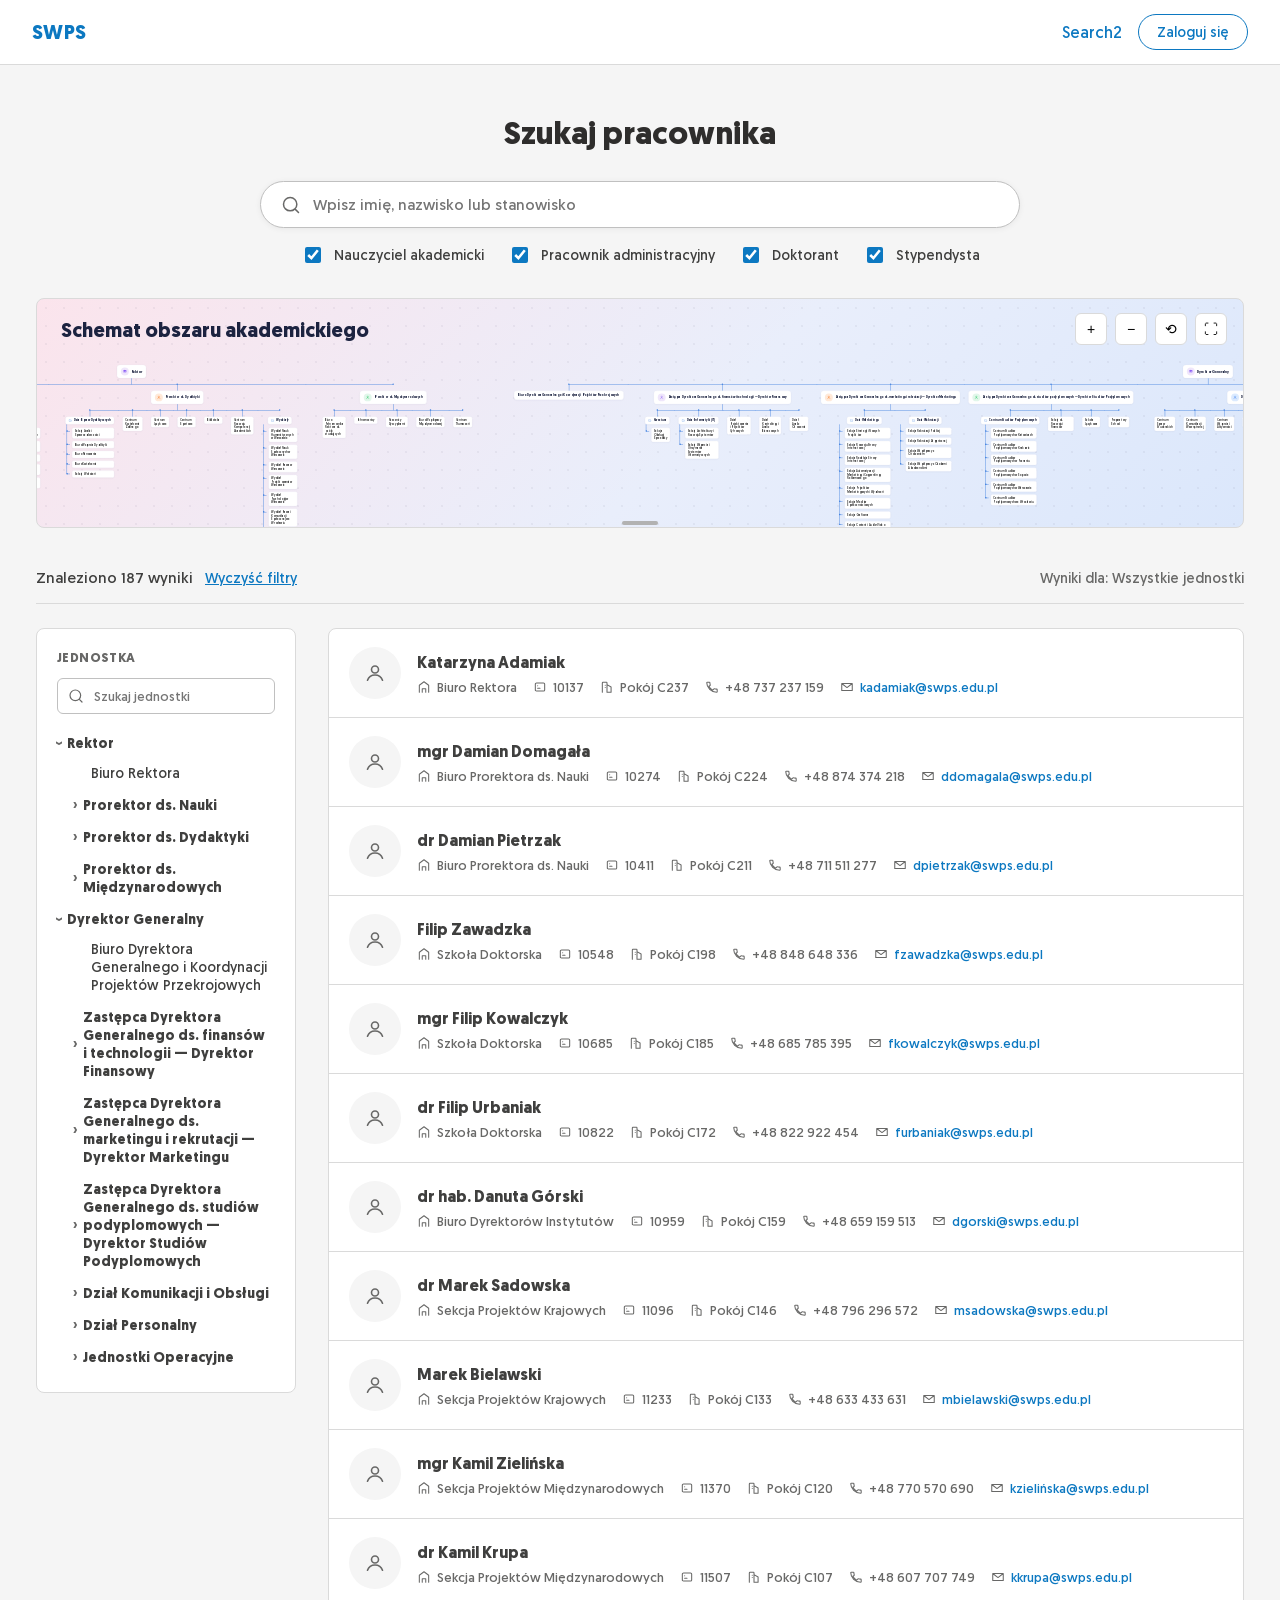
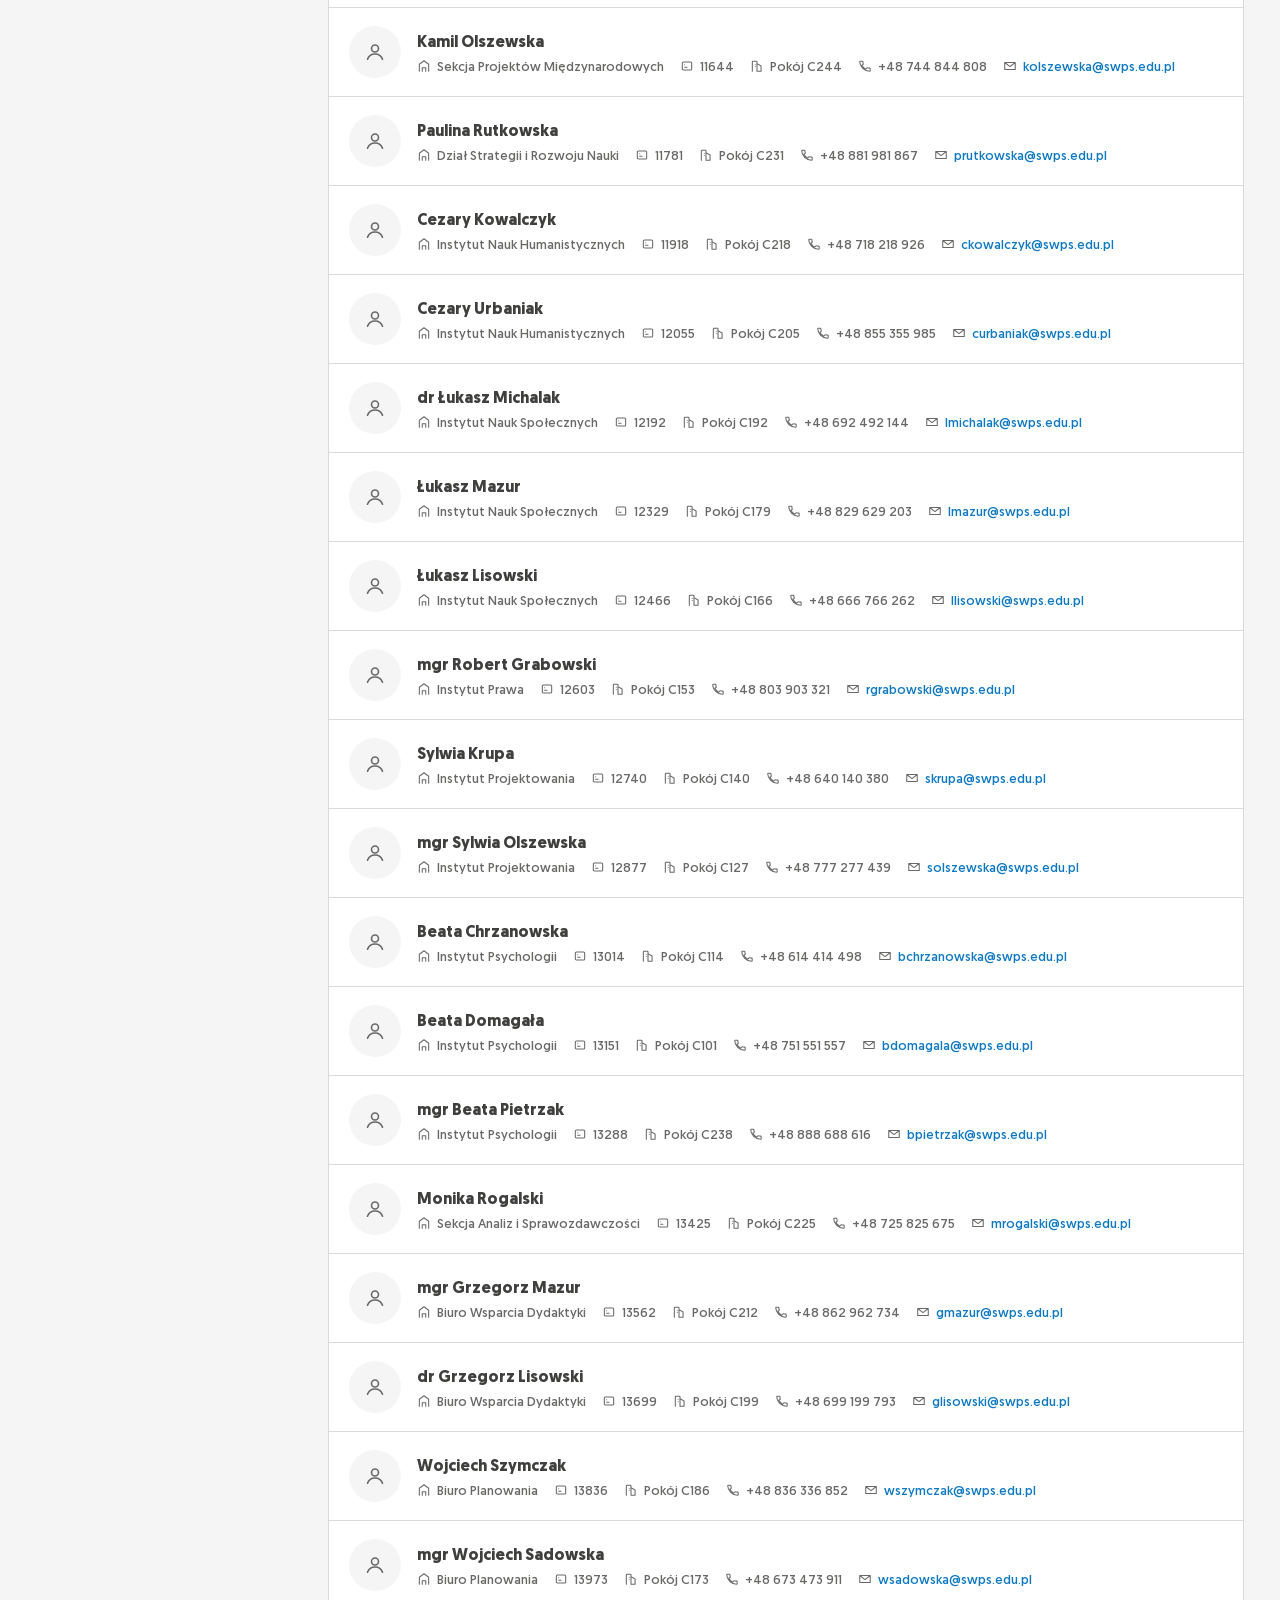
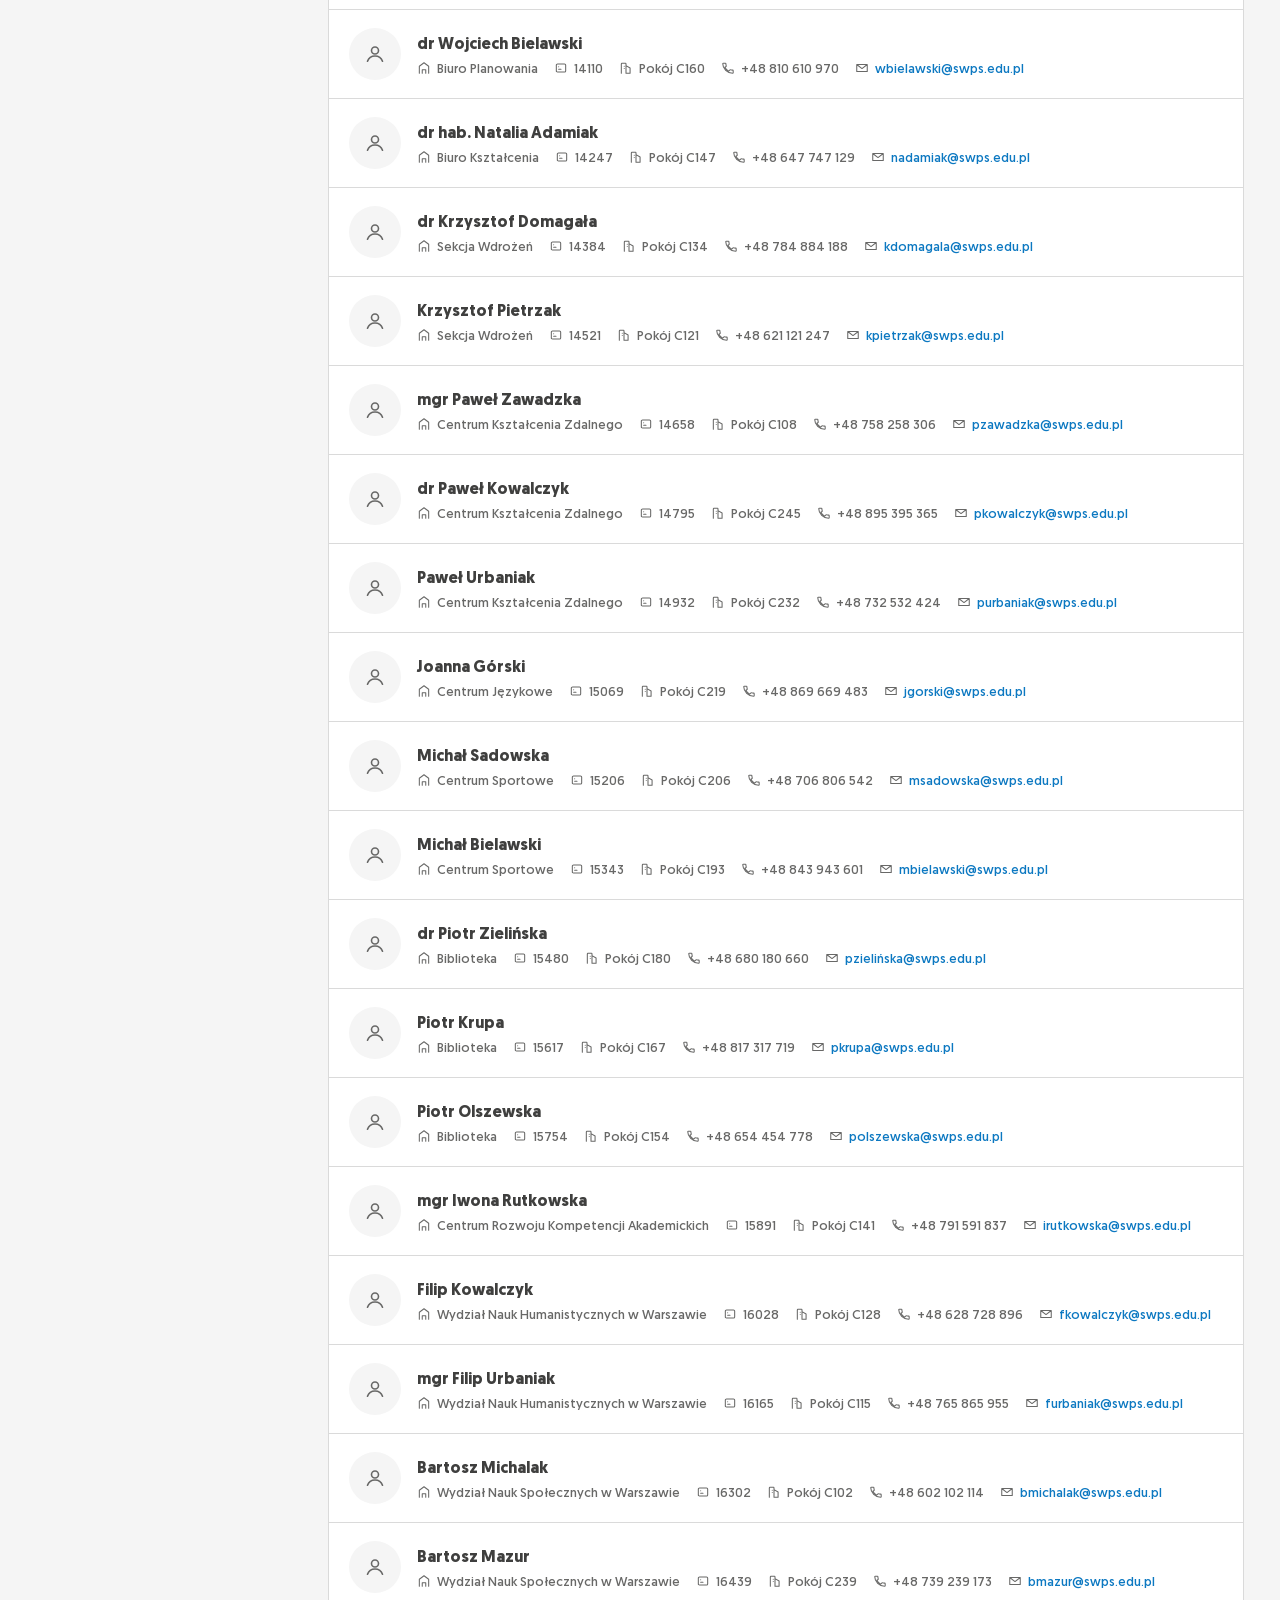
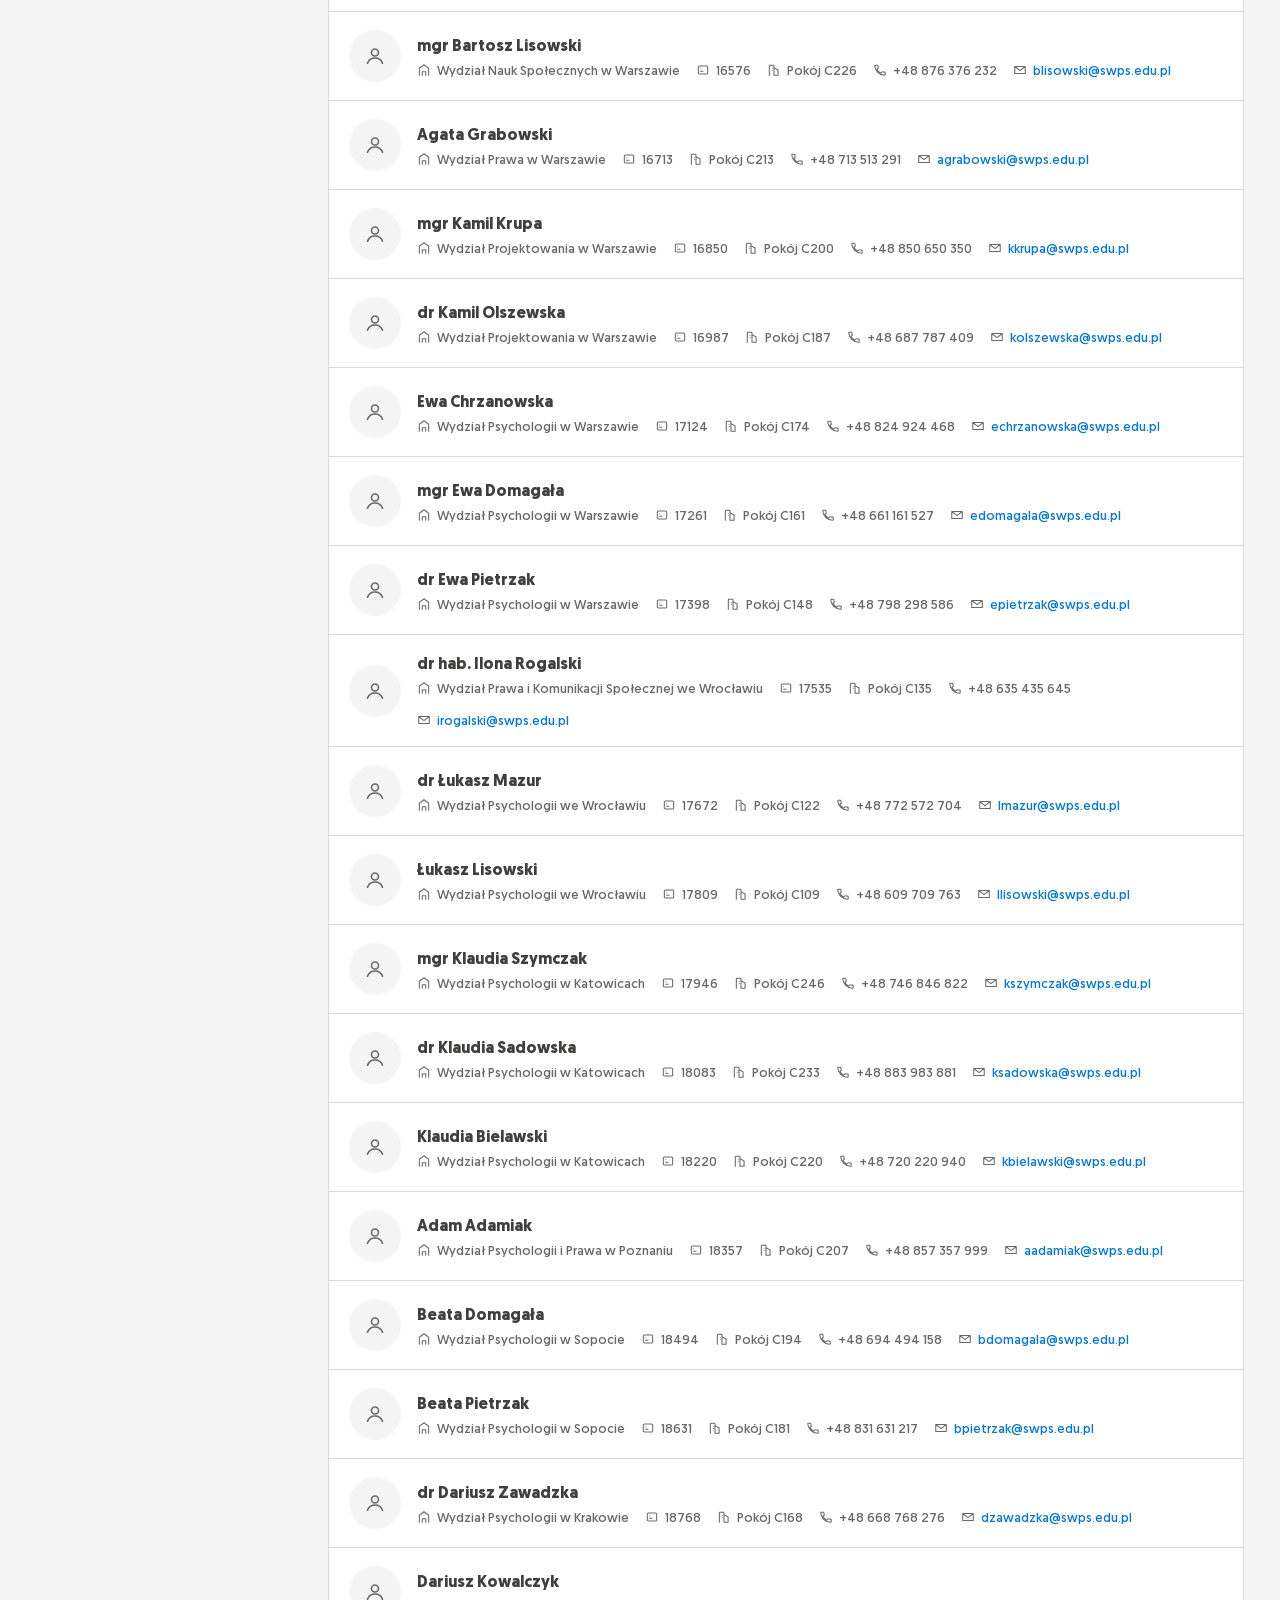
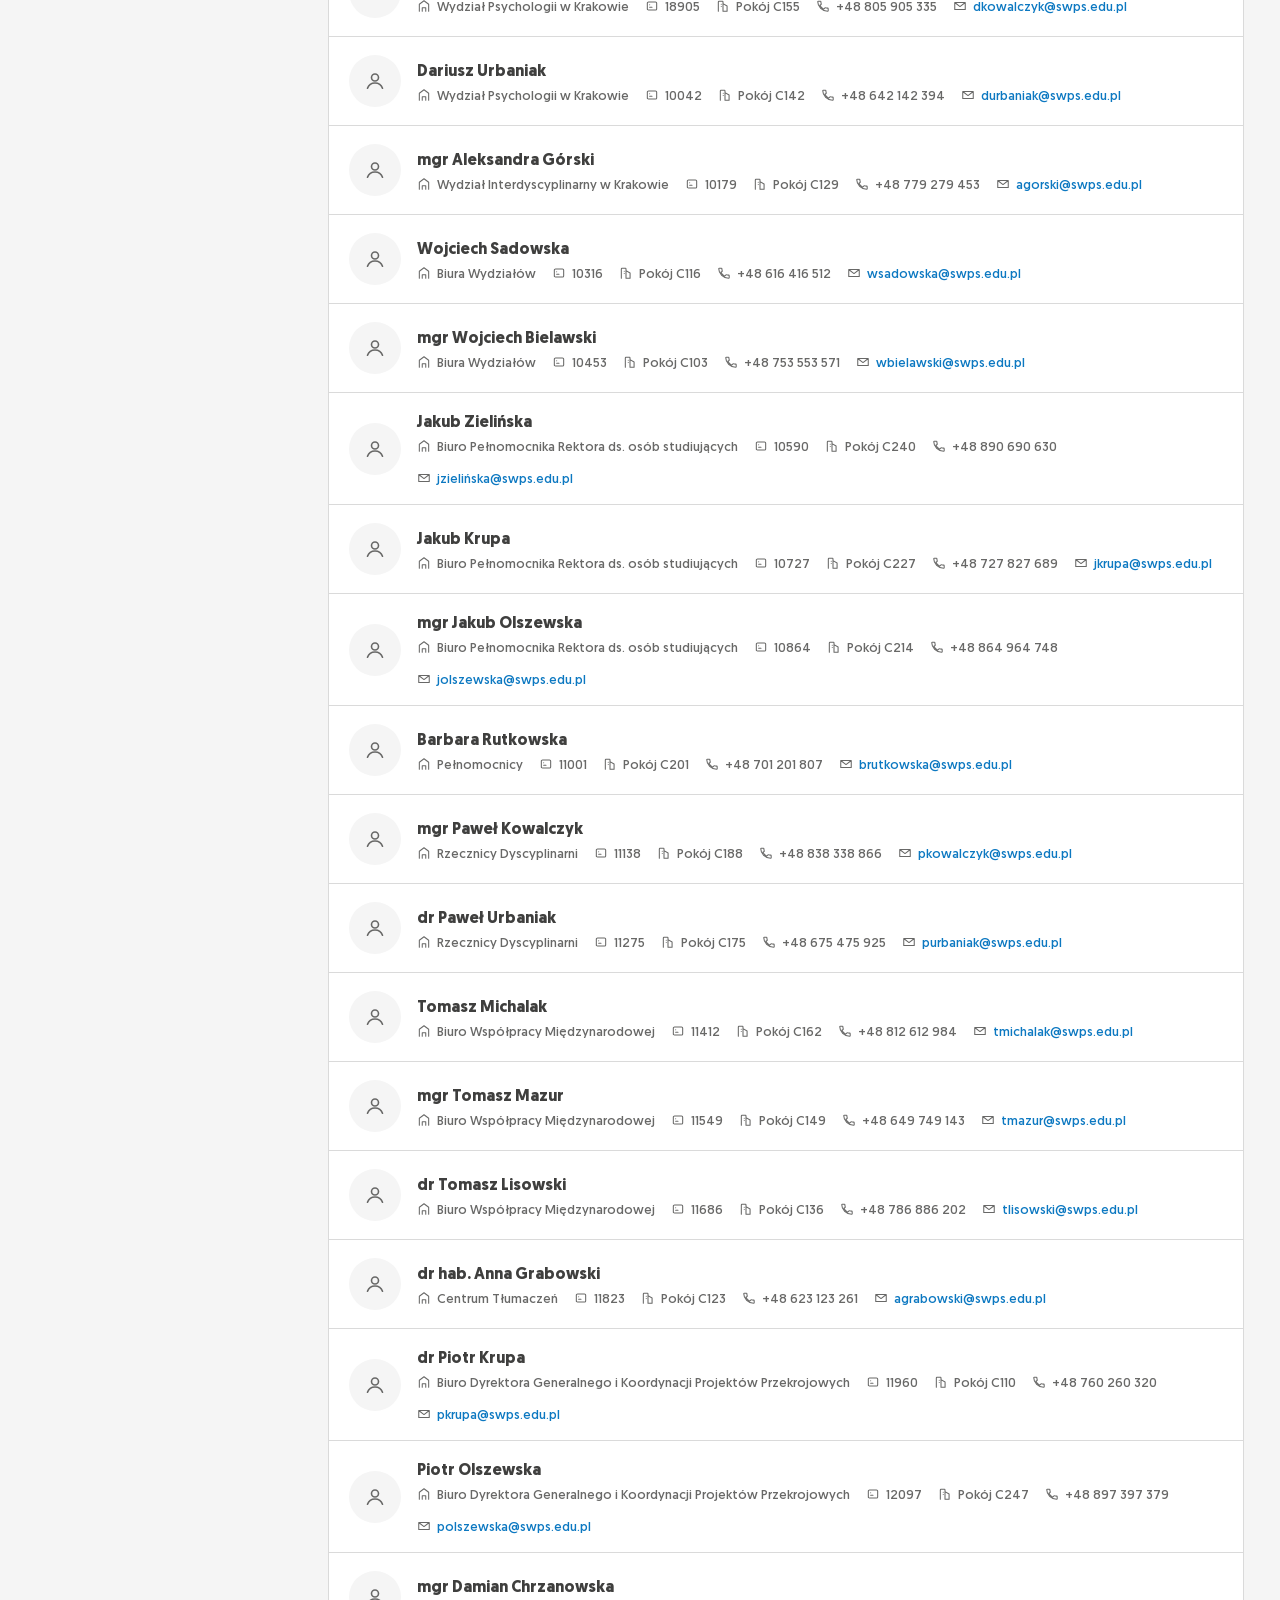
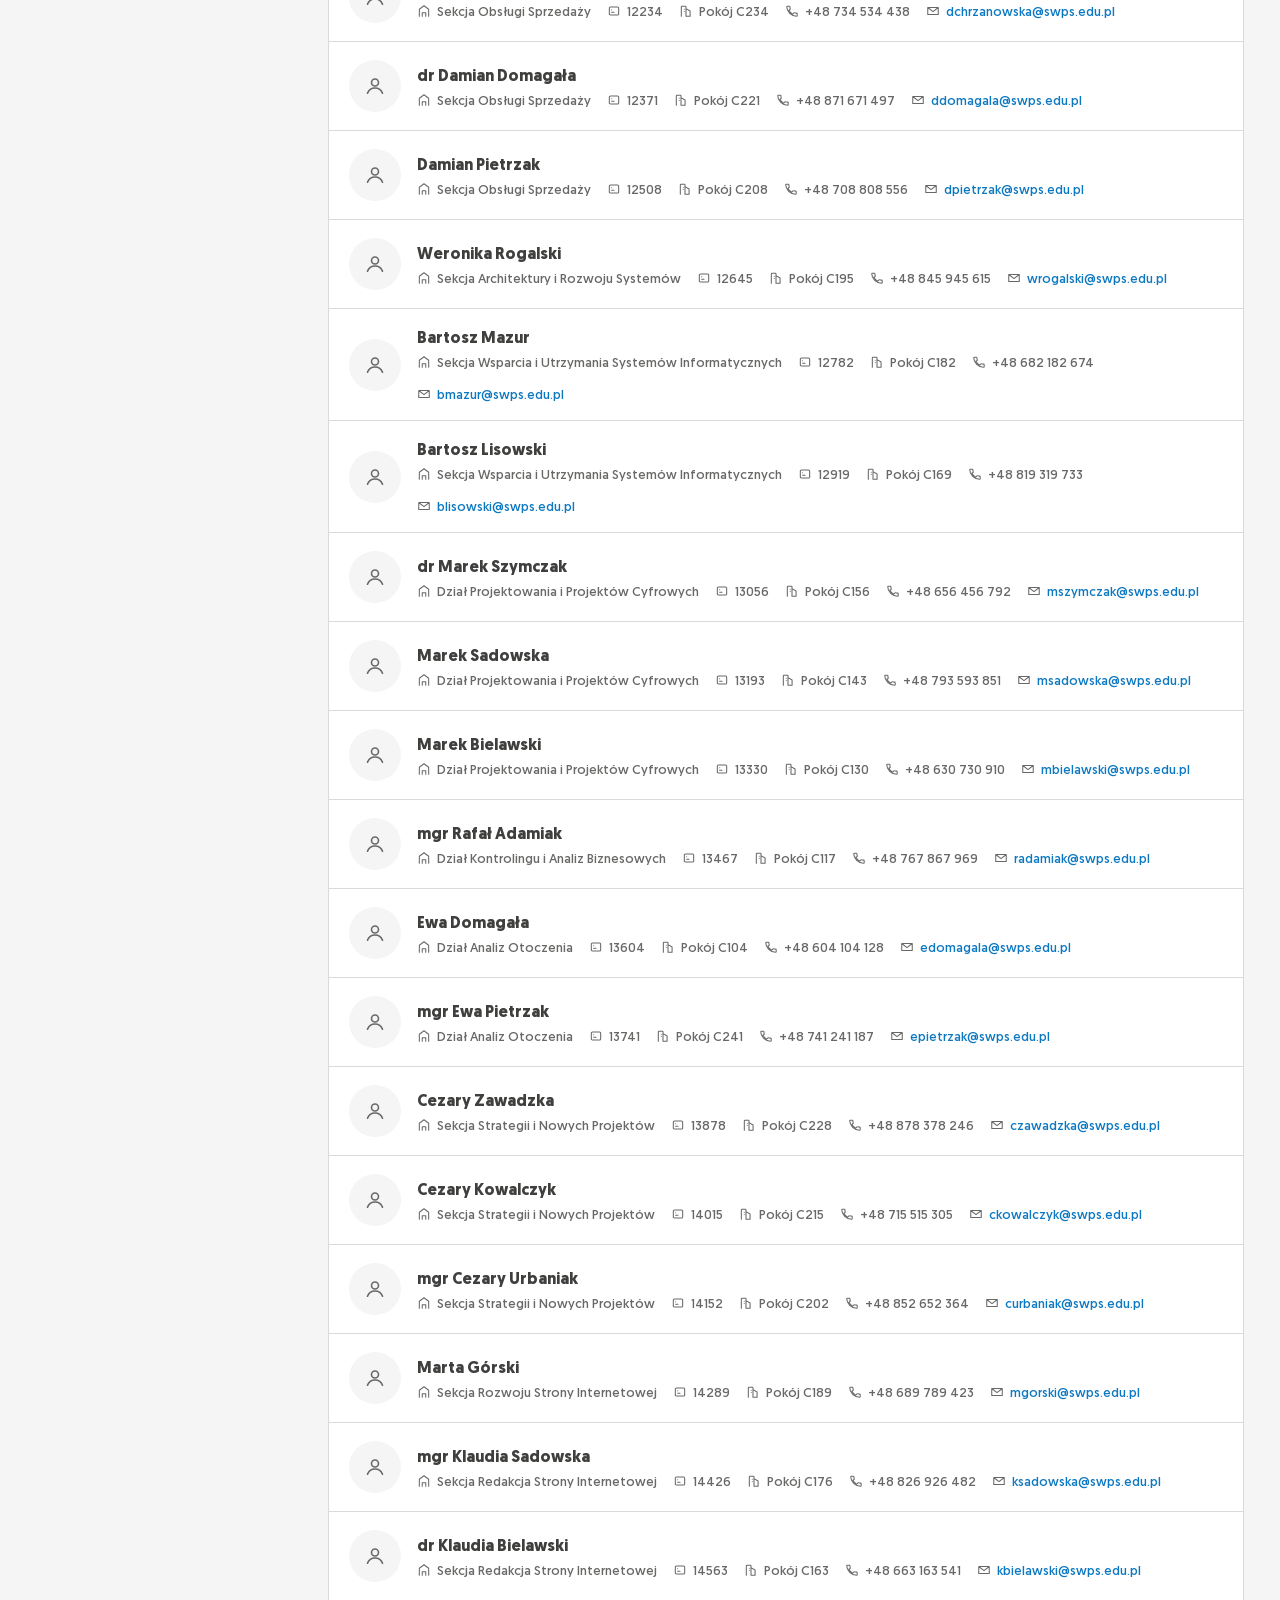
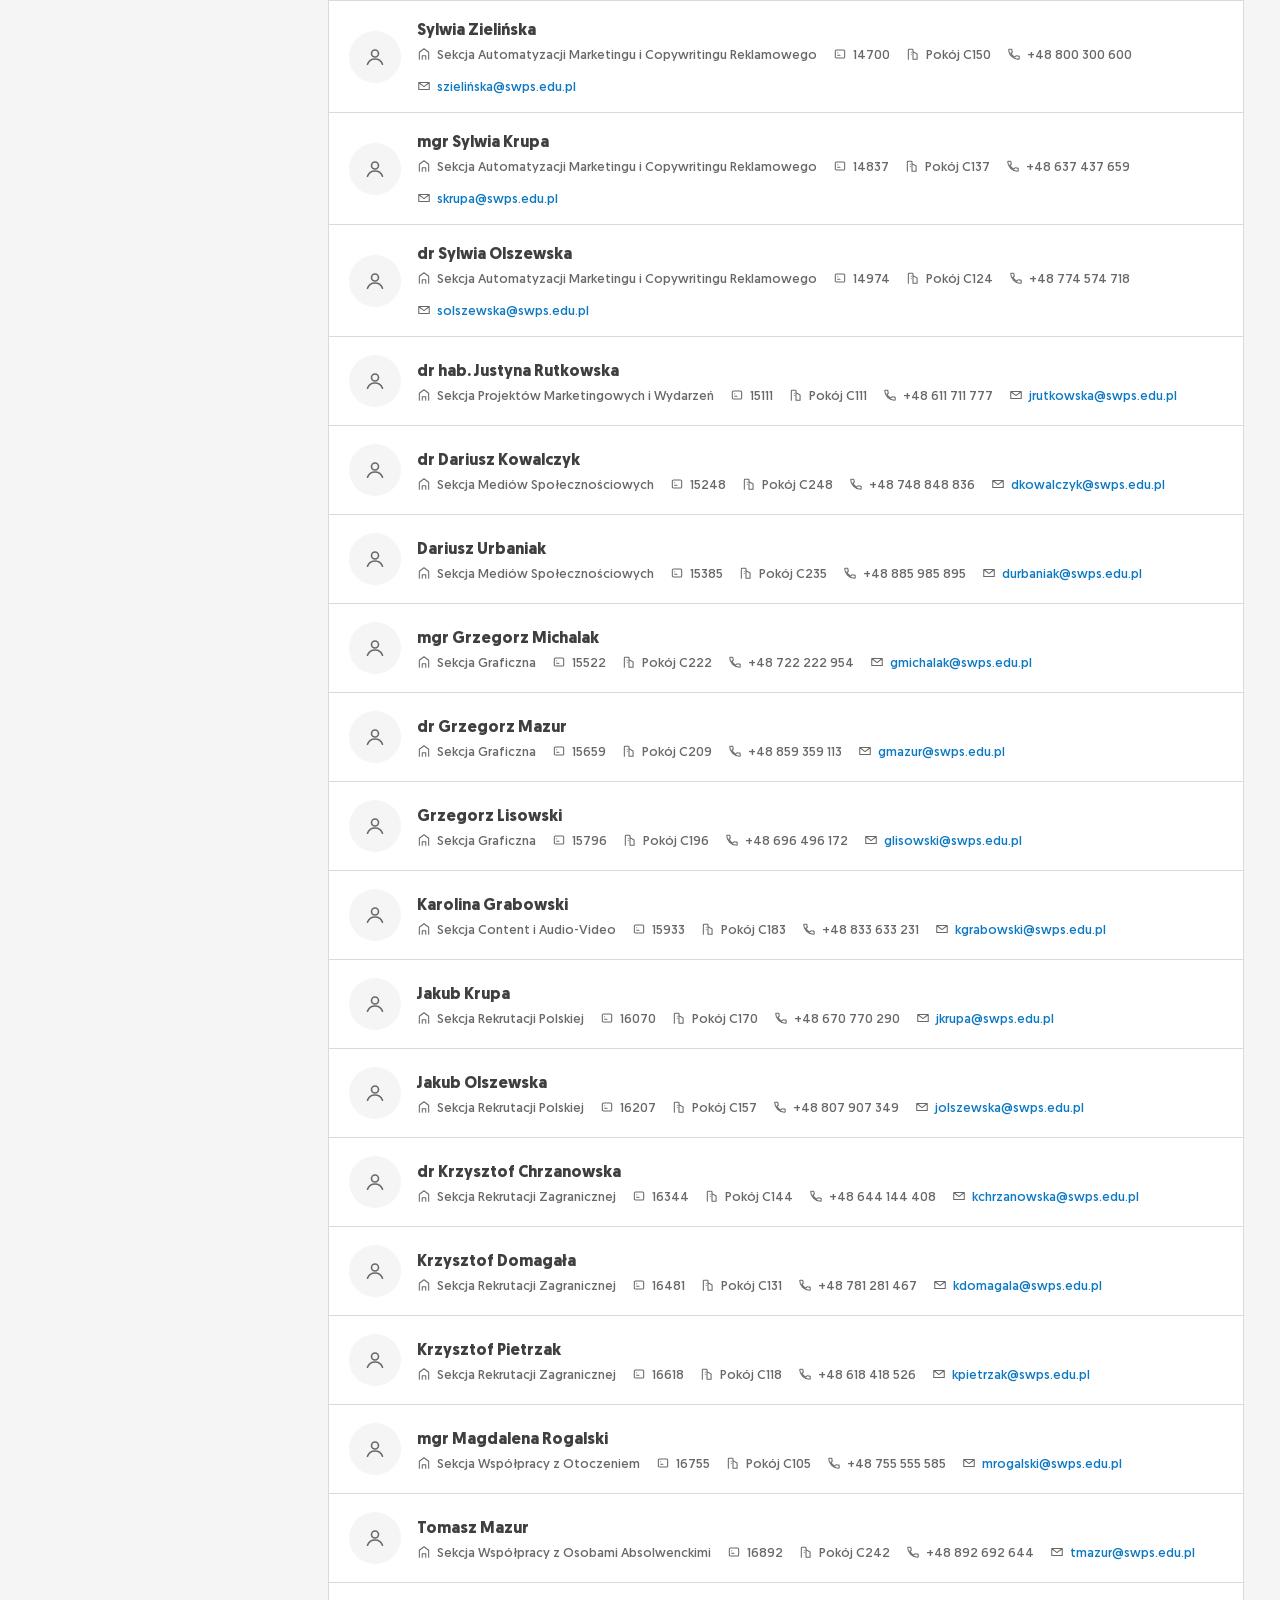
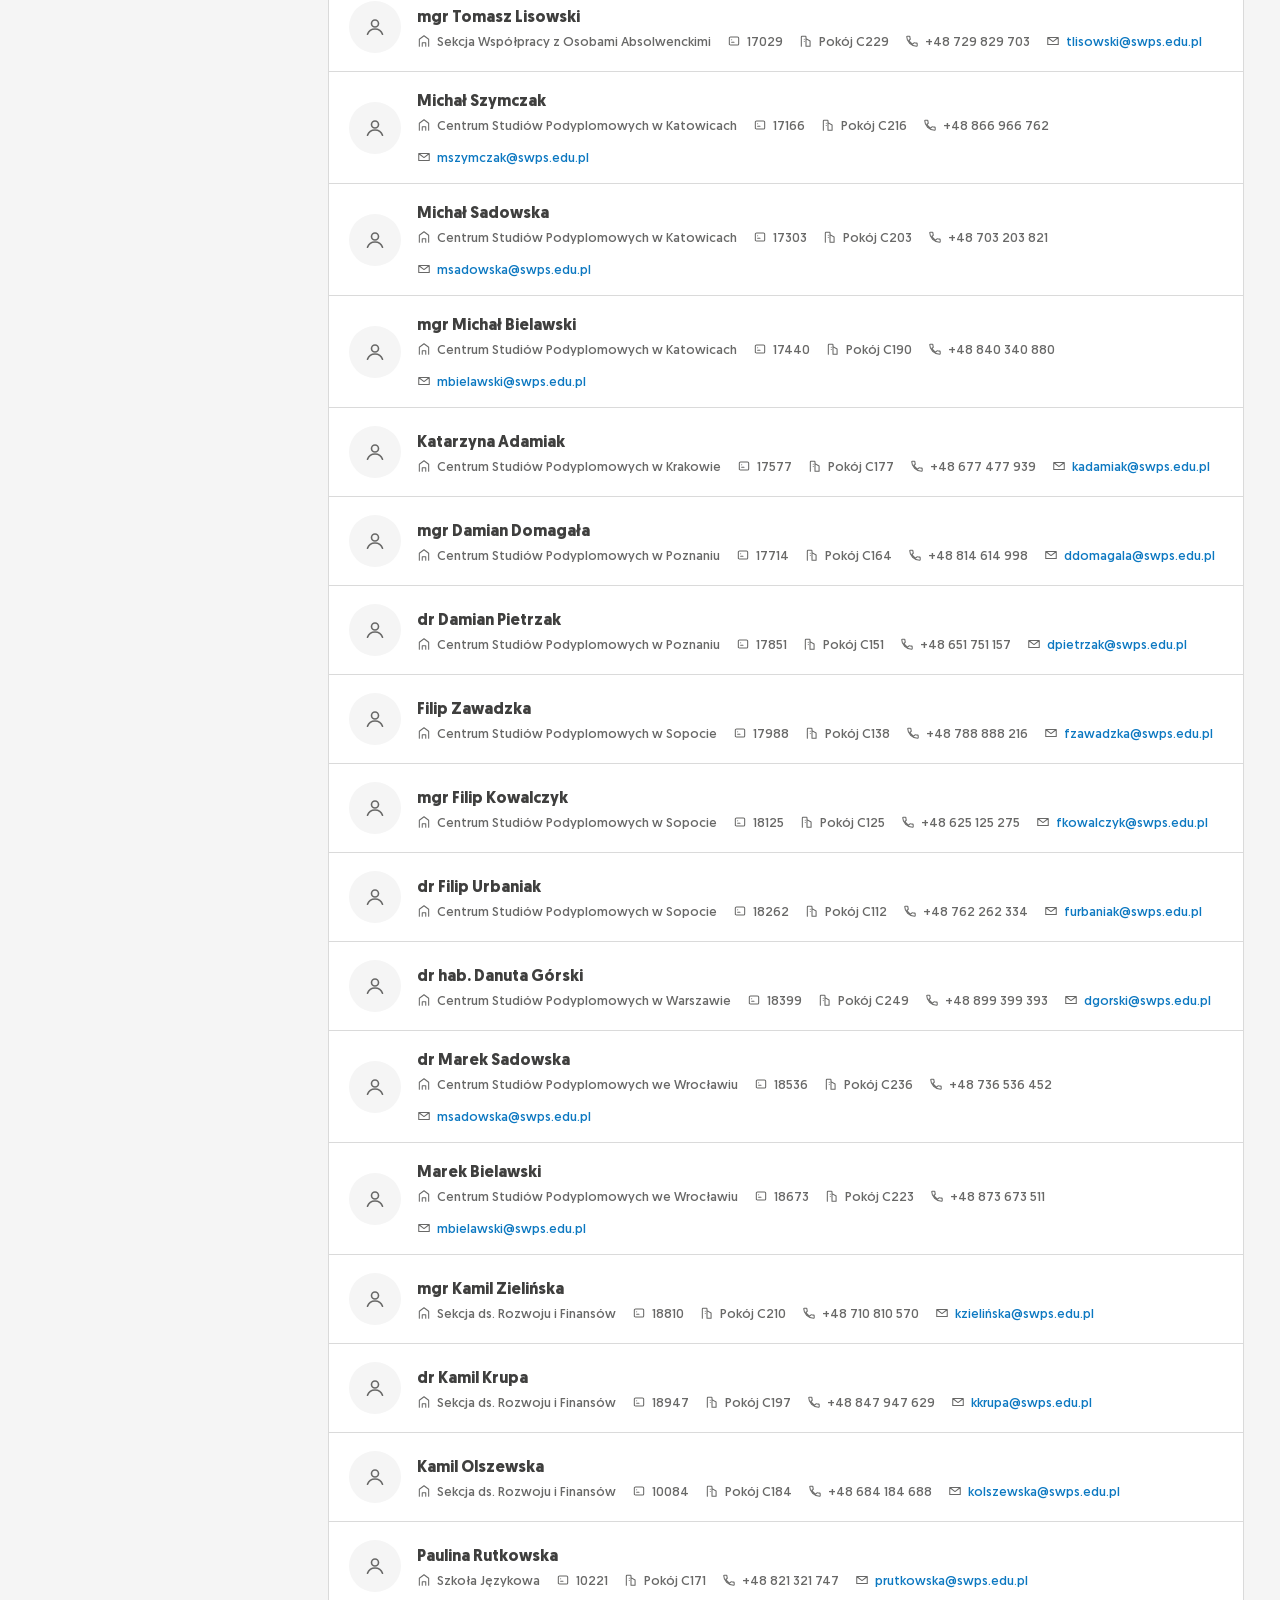
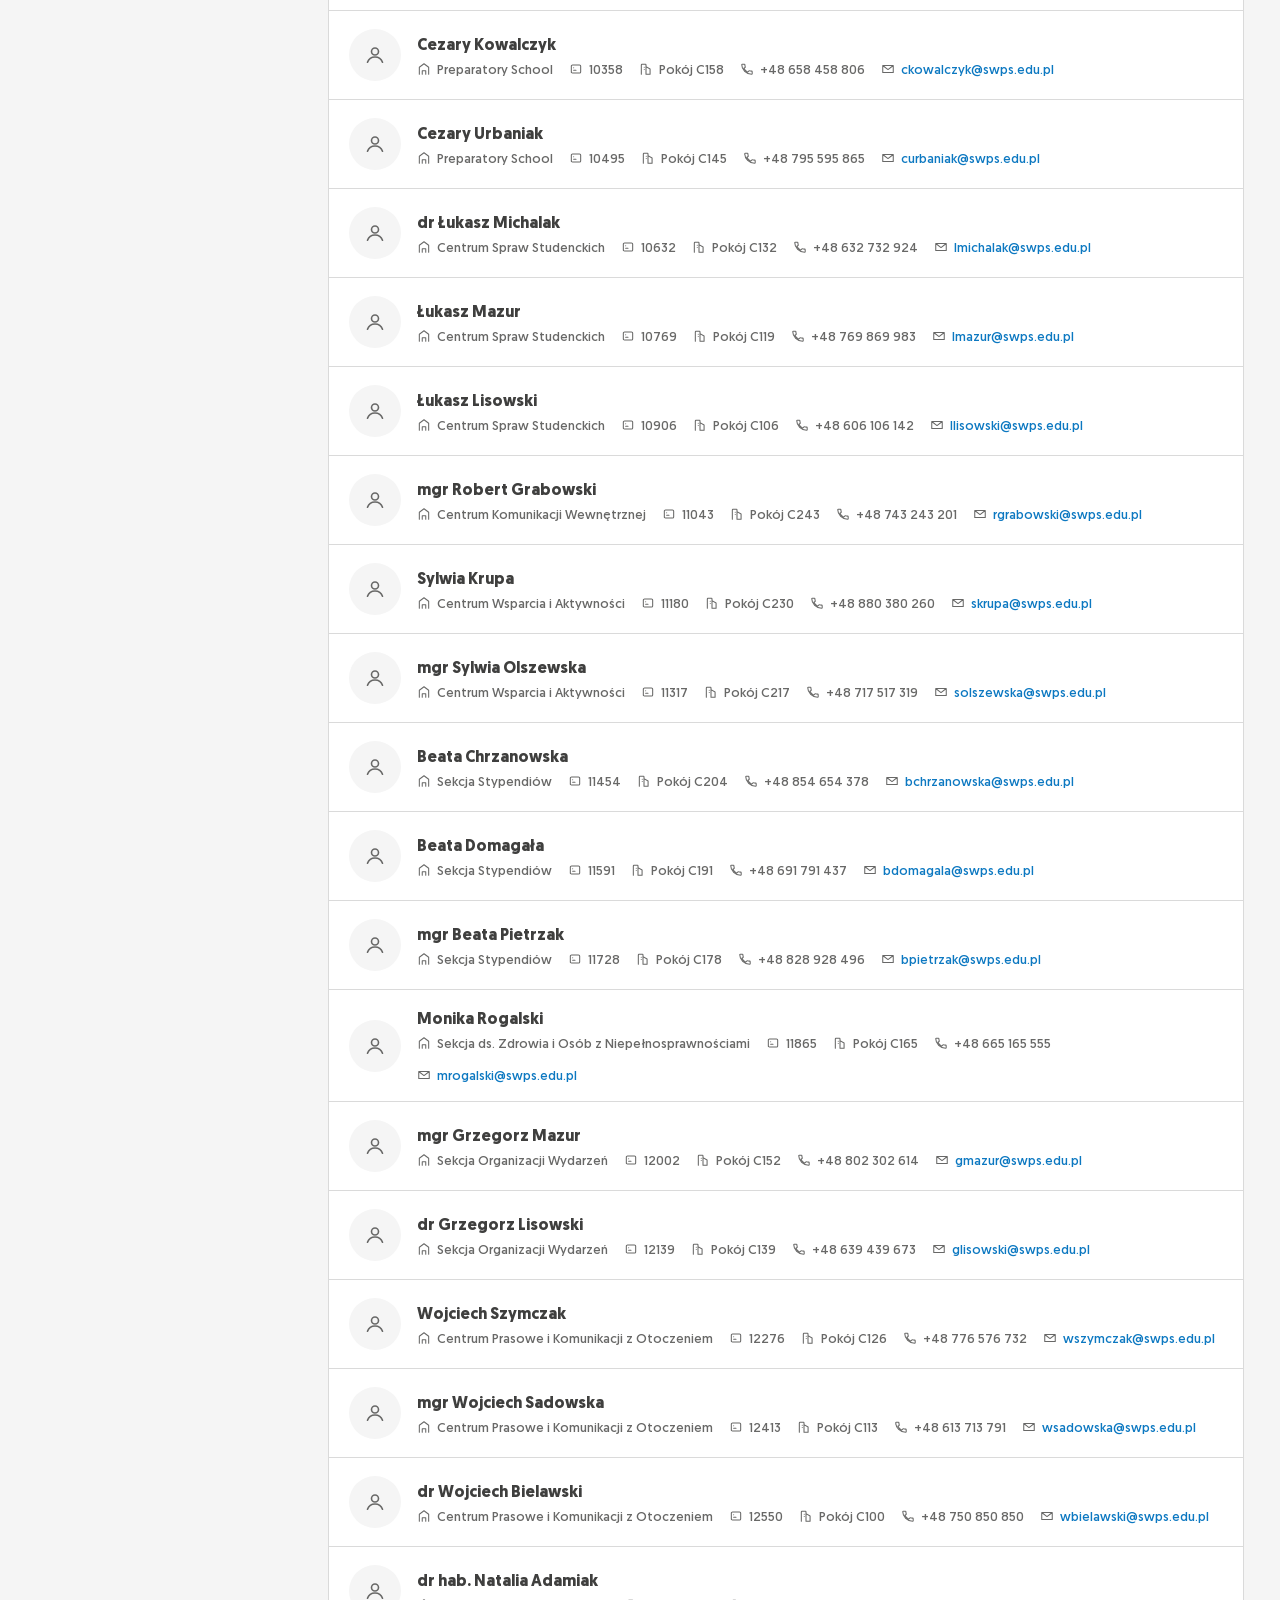
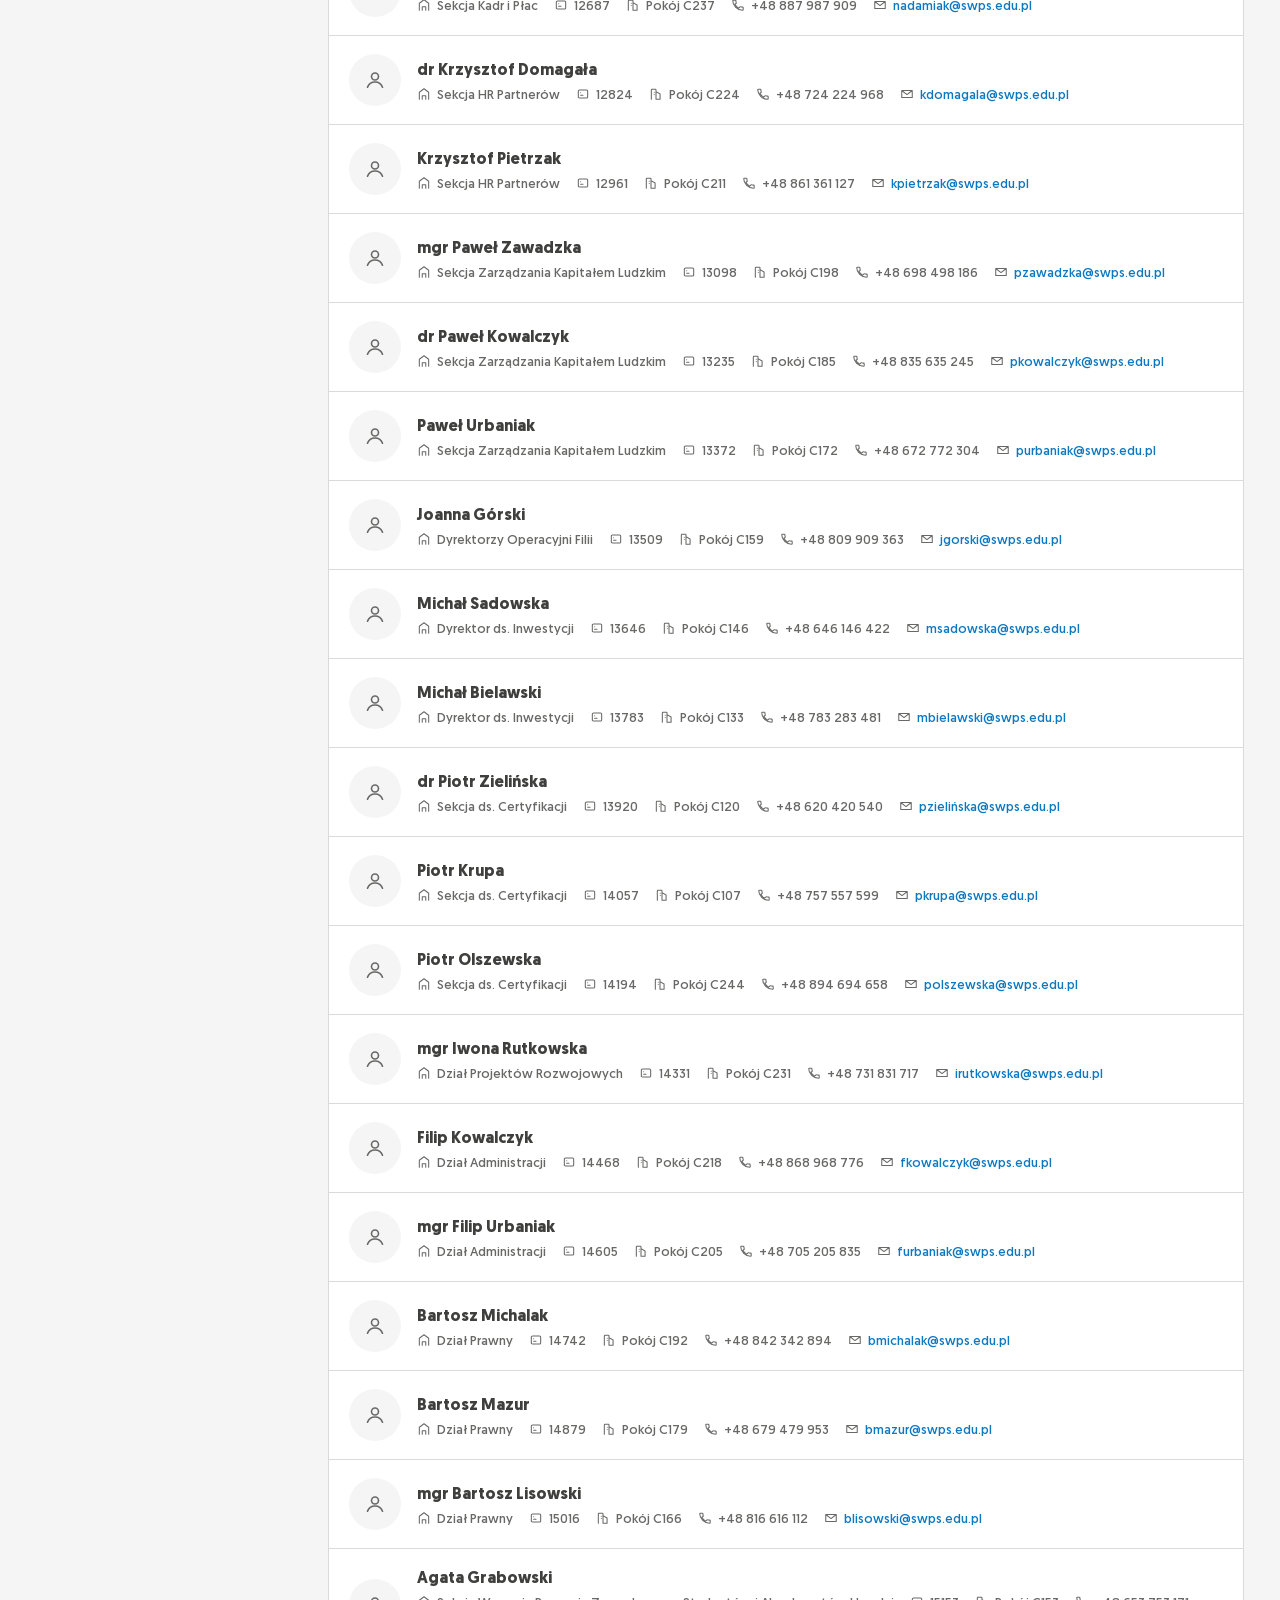
<file: szukaj2/index.html>
<!DOCTYPE html>
<html lang="pl">
<head>
<meta charset="UTF-8">
<title>Szukaj pracownika — Wirtualna Uczelnia SWPS</title>
<link rel="stylesheet" href="_ds/veritas-design-system-ca019fc6-3370-42c0-b53f-9a7dc8bb713b/assets/fonts/fonts.css">
<link rel="stylesheet" href="_ds/veritas-design-system-ca019fc6-3370-42c0-b53f-9a7dc8bb713b/tokens/fig-tokens.css">
<link rel="stylesheet" href="_ds/veritas-design-system-ca019fc6-3370-42c0-b53f-9a7dc8bb713b/tokens/typography.css">
<script src="https://code.jquery.com/jquery-3.7.1.min.js"></script>
<style>
*{box-sizing:border-box}
:root{--bubble-level-0:#AE63E4;--bubble-level-1:#47B9E0;--bubble-level-2:#666FE3}
body{margin:0;background:var(--surface-subtle,#f7f7f8);font-family:Geomanist,-apple-system,BlinkMacSystemFont,"Segoe UI",Roboto,Arial,sans-serif}
a{color:var(--text-action,#0a6cb0);text-decoration:none}
a:hover{color:var(--text-action-hover,#095a94)}
.app{min-height:100vh;display:flex;flex-direction:column;align-items:stretch}
.nav-bar{width:100%;background:var(--surface-default,#fff);border-bottom:1px solid var(--border-default,#e2e2e6);display:flex;align-items:center;justify-content:space-between;padding:14px 32px}
.nav-logo{font-size:20px;font-weight:700;color:var(--blue-blue-500,#0a6cb0);letter-spacing:.02em}
.nav-actions{display:flex;align-items:center;gap:16px}
.nav-login{border:1px solid var(--blue-blue-500,#0a6cb0);color:var(--blue-blue-500,#0a6cb0);background:transparent;border-radius:20px;padding:8px 18px;font-size:14px;font-family:inherit;cursor:pointer}
.nav-login:hover{background:var(--surface-information,#e8f2fa)}
.page{width:100%;max-width:1272px;padding:48px 32px 80px;margin:0 auto;display:flex;flex-direction:column}
.page-title{font-size:32px;line-height:40px;font-weight:700;color:var(--text-headings,#161616);margin:0 0 28px;text-align:center}

.search-bar{width:100%;max-width:760px;margin:0 auto;display:flex;align-items:center;gap:10px;background:var(--surface-default,#fff);border:1px solid var(--border-form-default,#d9d9de);border-radius:24px;padding:12px 20px;box-shadow:0 1px 6px rgba(0,0,0,0.06)}
.search-bar input{flex:1;border:none;outline:none;font-size:15px;font-family:inherit;color:var(--text-body,#333);background:transparent}
.search-bar .icon-slot{color:var(--icons-assistive,#6b6b70);display:flex;flex-shrink:0}

.bubble-wrap{position:relative;width:100%;height:230px;background:linear-gradient(135deg,#fbe4ec,#e9eefb 55%,#dbe7fb);border:1px solid var(--border-default,#e2e2e6);border-radius:8px;margin:32px 0 40px;overflow:hidden;background-image:radial-gradient(rgba(60,60,90,.06) 1px,transparent 1px),linear-gradient(135deg,#fbe4ec,#e9eefb 55%,#dbe7fb);background-size:18px 18px,100% 100%}
.chart-title{position:absolute;top:18px;left:24px;font-size:20px;font-weight:700;color:#1c2340;z-index:3}
.chart-viewport{position:absolute;inset:0;overflow:hidden;cursor:grab}
.chart-viewport.dragging{cursor:grabbing}
.chart-canvas{position:absolute;top:0;left:0;transform-origin:0 0;padding:70px 40px 40px;display:inline-flex;gap:100px}
.rc-branch{display:flex;flex-direction:column;align-items:center;position:relative}
.rc-card{display:flex;align-items:center;gap:10px;background:#fff;border:1px solid #ececf3;border-radius:14px;box-shadow:0 2px 8px rgba(30,30,60,.06);padding:12px 18px;cursor:pointer;white-space:nowrap;position:relative;z-index:2}
.rc-card:hover{box-shadow:0 4px 14px rgba(30,30,60,.12)}
.rc-card-active{outline:2px solid var(--blue-blue-500,#0a6cb0);outline-offset:1px}
.rc-card-root{font-size:16px;font-weight:700;color:#1c2340}
.rc-card-hub{font-size:14px;font-weight:700;color:#1c2340}
.rc-card-leaf-top{font-size:14px;font-weight:700;color:#1c2340;padding:12px 20px}
.rc-card-folder{font-size:13px;font-weight:700;color:#1c2340;padding:9px 14px;border-radius:10px}
.rc-card-leaf{font-size:12.5px;font-weight:500;color:#333;padding:8px 12px;border-radius:8px;white-space:normal;max-width:220px}
.rc-icon{width:38px;height:38px;border-radius:50%;display:flex;align-items:center;justify-content:center;flex-shrink:0}
.rc-icon-root{background:#efe6fb;color:#8b5cf6}
.rc-folder-icon{flex-shrink:0}
.rc-dot{position:absolute;top:-5px;left:50%;transform:translateX(-50%);width:7px;height:7px;border-radius:50%;background:#3b7dde;z-index:3}
.rc-row{display:flex;padding-top:30px;position:relative;margin:0;list-style:none;justify-content:center}
.rc-row::before{content:'';position:absolute;top:0;left:50%;border-left:2px solid #3b7dde;width:0;height:30px}
.rc-row>li{display:flex;flex-direction:column;align-items:center;position:relative;padding:30px 20px 0}
.rc-row>li::before,.rc-row>li::after{content:'';position:absolute;top:0;right:50%;border-top:2px solid #3b7dde;width:50%;height:30px}
.rc-row>li::after{right:auto;left:50%;border-left:2px solid #3b7dde}
.rc-row>li:only-child{padding-top:0}
.rc-row>li:only-child::before,.rc-row>li:only-child::after{display:none}
.rc-row>li:first-child::before,.rc-row>li:last-child::after{border:0 none}
.list-tree{list-style:none;margin:10px 0 0 6px;padding:0;position:relative}
.list-tree::before{content:'';position:absolute;left:0;top:-10px;height:10px;width:2px;background:#3b7dde}
.list-node{position:relative;padding:6px 0 6px 26px;margin:0}
.list-node::before{content:'';position:absolute;left:0;top:0;bottom:0;width:2px;background:#3b7dde}
.list-node:last-child::before{bottom:auto;height:22px}
.list-node::after{content:'';position:absolute;left:0;top:22px;width:16px;height:2px;background:#3b7dde}
.list-node>.rc-dot{top:18px;left:-1px;transform:none}
.bubble-wrap.bubble-fullscreen{position:fixed;inset:0;z-index:1000;margin:0;border-radius:0;height:100vh!important;width:100vw}
.bubble-resize-handle{position:absolute;left:0;right:0;bottom:0;height:8px;cursor:ns-resize;z-index:4;display:flex;align-items:center;justify-content:center}
.bubble-resize-handle::after{content:'';width:36px;height:4px;border-radius:2px;background:var(--neutral-gray-300,#c0c0c0)}
.bubble-resize-handle:hover::after{background:var(--icons-assistive,#8a8a90)}
.bubble-tools{position:absolute;top:14px;right:16px;display:flex;gap:8px;z-index:2}
.icon-btn{width:32px;height:32px;border-radius:6px;border:1px solid var(--border-default,#e2e2e6);background:var(--surface-default,#fff);display:flex;align-items:center;justify-content:center;cursor:pointer;font-size:14px}
.icon-btn:hover{background:var(--surface-subtle,#f2f2f4)}

.results-header{display:flex;justify-content:space-between;align-items:baseline;flex-wrap:wrap;gap:8px;border-bottom:1px solid var(--border-default,#e2e2e6);padding-bottom:16px;margin-bottom:24px}
.results-count{font-size:15px;color:var(--text-body,#333)}
.link-btn{border:none;background:none;color:var(--text-action,#0a6cb0);font-size:14px;cursor:pointer;font-family:inherit;text-decoration:underline;padding:0;margin-left:8px}
.results-scope{font-size:14px;color:var(--text-assistive,#6b6b70)}

.results-body{display:grid;grid-template-columns:260px 1fr;gap:32px;align-items:start}
.filters-panel{background:var(--surface-default,#fff);border:1px solid var(--border-default,#e2e2e6);border-radius:8px;padding:20px}
.filters-title{font-size:13px;font-weight:700;color:var(--text-assistive,#6b6b70);text-transform:uppercase;letter-spacing:.03em;margin-bottom:12px}
.filters-search{display:flex;align-items:center;gap:8px;border:1px solid var(--border-form-default,#d9d9de);border-radius:6px;padding:8px 10px;margin-bottom:14px}
.filters-search input{border:none;outline:none;font-size:13px;font-family:inherit;color:var(--text-body,#333);background:transparent;width:100%}
.filters-search .icon-slot{color:var(--icons-assistive,#6b6b70);display:flex;flex-shrink:0}
.filters-row{display:flex;flex-wrap:wrap;justify-content:center;gap:10px 24px;max-width:760px;margin:16px auto 0}
.filters-group{display:flex;flex-direction:column;gap:12px}
.folder-tree{gap:2px}
.folder-node{display:flex;flex-direction:column}
.folder-row{display:flex;align-items:center;gap:6px;font-size:14px;font-weight:700;color:var(--text-body,#333);cursor:pointer;padding:6px 4px;border-radius:4px}
.folder-row:hover{background:var(--surface-subtle,#f2f2f4)}
.folder-row-active{color:var(--blue-blue-500,#0a6cb0)}
.folder-chevron{display:inline-block;transition:transform .15s;font-size:14px;color:var(--icons-assistive,#8a8a90)}
.folder-chevron.open{transform:rotate(90deg)}
.folder-children{display:flex;flex-direction:column;gap:2px}
.folder-leaf{cursor:pointer;font-weight:400}
.folder-leaf.folder-row-active{background:var(--surface-information,#e8f2fa)}
.filter-check{display:flex;align-items:center;gap:10px;font-size:14px;color:var(--text-body,#333);cursor:pointer}
.filter-check input{width:16px;height:16px;accent-color:var(--blue-blue-500,#0a6cb0)}

.results-list{display:flex;flex-direction:column;background:var(--surface-default,#fff);border:1px solid var(--border-default,#e2e2e6);border-radius:8px;overflow:hidden}
.result-row{display:flex;align-items:center;gap:16px;padding:18px 20px;border-bottom:1px solid var(--border-default,#e2e2e6)}
.result-row:last-child{border-bottom:none}
.avatar{border-radius:50%;background:var(--surface-subtle,#eceef0);color:var(--icons-assistive,#8a8a90);display:flex;align-items:center;justify-content:center;flex-shrink:0}
.avatar-lg{width:52px;height:52px}
.result-main{display:flex;flex-direction:column;gap:6px;min-width:0}
.result-name{font-size:16px;font-weight:700;color:var(--text-body,#161616)}
.result-meta{display:flex;flex-wrap:wrap;gap:16px}
.meta-item{display:flex;align-items:center;gap:6px;font-size:13px;color:var(--text-assistive,#6b6b70)}
.meta-item a{color:var(--text-action,#0a6cb0)}
.meta-item a:hover{color:var(--text-action-hover,#095a94)}
.empty-state{text-align:center;color:var(--text-assistive,#6b6b70);padding:40px;font-size:16px}
</style>
</head>
<body>
<div class="app">
<div class="nav-bar"><span class="nav-logo">SWPS</span><div class="nav-actions"><a href="Employee Search2.html">Search2</a><button class="nav-login">Zaloguj się</button></div></div>
<main class="page">
<h1 class="page-title">Szukaj pracownika</h1>
<div class="search-bar">
<span class="icon-slot"><svg width="20" height="20" viewBox="0 0 24 24" fill="none"><path d="M11 19a8 8 0 1 1 0-16 8 8 0 0 1 0 16Zm10 2-4.35-4.35" stroke="currentColor" stroke-width="1.8" stroke-linecap="round" stroke-linejoin="round"/></svg></span>
<input id="searchInput" placeholder="Wpisz imię, nazwisko lub stanowisko" aria-label="Szukaj pracownika">
</div>
<div class="filters-row" id="employmentFilters"></div>
<div class="bubble-wrap" id="bubbleWrap">
<div class="chart-title">Schemat obszaru akademickiego</div>
<div class="chart-viewport" id="chartViewport"><div class="chart-canvas" id="chartCanvas"></div></div>
<div class="bubble-tools">
<button class="icon-btn" id="zoomInBtn" aria-label="Przybliż">+</button>
<button class="icon-btn" id="zoomOutBtn" aria-label="Oddal">−</button>
<button class="icon-btn" id="resetViewBtn" aria-label="Reset widoku">⟲</button>
<button class="icon-btn" id="fullscreenBtn" aria-label="Pełny ekran">⛶</button>
</div>
<div class="bubble-resize-handle" id="resizeHandle"></div>
</div>
<div class="results-header">
<div class="results-count" id="resultsCount"></div>
<div class="results-scope" id="resultsScope"></div>
</div>
<div class="results-body">
<aside class="filters-panel">
<div class="filters-title">Jednostka</div>
<div class="filters-search">
<span class="icon-slot"><svg width="16" height="16" viewBox="0 0 24 24" fill="none"><path d="M11 19a8 8 0 1 1 0-16 8 8 0 0 1 0 16Zm10 2-4.35-4.35" stroke="currentColor" stroke-width="1.8" stroke-linecap="round" stroke-linejoin="round"/></svg></span>
<input id="deptSearchInput" placeholder="Szukaj jednostki" aria-label="Szukaj jednostki">
</div>
<div class="filters-group folder-tree" id="folderTree"></div>
</aside>
<div class="results-list" id="resultsList"></div>
</div>
</main>
</div>
<script src="employee-data.js"></script>
<script src="app.js"></script>
<script>
$(function(){
  const EMPLOYMENT_FILTERS=["Nauczyciel akademicki","Pracownik administracyjny","Doktorant","Stypendysta"];
  let html="";
  EMPLOYMENT_FILTERS.forEach(f=>{html+=`<label class="filter-check"><input type="checkbox" checked data-label="${f}">${f}</label>`;});
  $("#employmentFilters").html(html);
});
</script>
</body>
</html>
</file>
<file: szukaj2/_ds/veritas-design-system-ca019fc6-3370-42c0-b53f-9a7dc8bb713b/assets/fonts/fonts.css>
@font-face{font-family:"Geomanist";src:url("./Geomanist-Light.ttf") format("truetype");font-weight:300;font-style:normal;font-display:swap}
@font-face{font-family:"Geomanist";src:url("./Geomanist-Book.ttf") format("truetype");font-weight:400;font-style:normal;font-display:swap}
@font-face{font-family:"Geomanist";src:url("./Geomanist-Medium.ttf") format("truetype");font-weight:500;font-style:normal;font-display:swap}
@font-face{font-family:"Geomanist";src:url("./Geomanist-Bold.ttf") format("truetype");font-weight:700;font-style:normal;font-display:swap}
</file>
<file: szukaj2/_ds/veritas-design-system-ca019fc6-3370-42c0-b53f-9a7dc8bb713b/tokens/fig-tokens.css>
/* Generated from Figma Variables. First mode = :root default.
   FLOAT tokens are unitless — multiply by 1px in calc() where a length is needed. */

:root {
  --blue-blue-100: rgb(248,251,255); /* @kind color */
  --blue-blue-200: rgb(222,236,250); /* @kind color */
  --blue-blue-300: rgb(127,184,236); /* @kind color */
  --blue-blue-400: rgb(68,152,220); /* @kind color */
  --blue-blue-500: rgb(12,120,193); /* @kind color */
  --blue-blue-600: rgb(9,94,153); /* @kind color */
  --blue-blue-700: rgb(7,71,117); /* @kind color */
  --blue-blue-800: rgb(4,48,79); /* @kind color */
  --blue-blue-900: rgb(2,24,40); /* @kind color */
  --blue-blue-alpha-10: rgba(12,120,193,0.1); /* @kind color */
  --border-action-hover: var(--blue-blue-600); /* @kind color */
  --border-action: var(--blue-blue-500); /* @kind color */
  --border-assistive: var(--neutral-gray-600); /* @kind color */
  --border-body: var(--neutral-gray-800); /* @kind color */
  --border-default: var(--neutral-gray-100); /* @kind color */
  --border-disabled: var(--neutral-gray-50); /* @kind color */
  --border-error: var(--red-red-500); /* @kind color */
  --border-form-dark: var(--neutral-gray-400); /* @kind color */
  --border-form-default: var(--neutral-gray-200); /* @kind color */
  --border-item-in-progress: var(--teal-teal-500); /* @kind color */
  --border-on-action: var(--neutral-white); /* @kind color */
  --border-radius-focus-outline-default: var(--scale-250);
  --border-radius-focus-outline-lg: var(--scale-400);
  --border-radius-lg: var(--scale-300);
  --border-radius-md-default: var(--scale-150);
  --border-radius-none: var(--scale-0);
  --border-radius-sm: var(--scale-100);
  --border-radius-xl: var(--scale-400);
  --border-sidebar: var(--neutral-gray-900); /* @kind color */
  --border-success: var(--green-green-500); /* @kind color */
  --border-warning: var(--gold-gold-500); /* @kind color */
  --border-width-default: var(--scale-25);
  --border-width-huge: var(--scale-100);
  --border-width-none: var(--scale-0);
  --border-width-strong: var(--scale-50);
  --burgundy-burgundy-100: rgb(250,238,240); /* @kind color */
  --burgundy-burgundy-200: rgb(240,186,190); /* @kind color */
  --burgundy-burgundy-300: rgb(224,130,136); /* @kind color */
  --burgundy-burgundy-400: rgb(186,88,96); /* @kind color */
  --burgundy-burgundy-500: rgb(147,47,56); /* @kind color */
  --burgundy-burgundy-600: rgb(114,36,44); /* @kind color */
  --burgundy-burgundy-700: rgb(83,26,32); /* @kind color */
  --burgundy-burgundy-800: rgb(55,17,21); /* @kind color */
  --burgundy-burgundy-900: rgb(28,8,11); /* @kind color */
  --color-black: rgb(33,36,38); /* @kind color */
  --color-gray-9: rgb(36,41,47); /* @kind color */
  --color-white: rgb(255,255,255); /* @kind color */
  --effects-focus-glow: var(--blue-blue-alpha-10); /* @kind color */
  --effects-shadow-default: var(--neutral-black-alpha-10); /* @kind color */
  --emerald-emerald-100: rgb(240,248,244); /* @kind color */
  --emerald-emerald-200: rgb(184,223,208); /* @kind color */
  --emerald-emerald-300: rgb(126,196,168); /* @kind color */
  --emerald-emerald-400: rgb(82,160,125); /* @kind color */
  --emerald-emerald-500: rgb(45,107,79); /* @kind color */
  --emerald-emerald-600: rgb(35,84,64); /* @kind color */
  --emerald-emerald-700: rgb(25,61,46); /* @kind color */
  --emerald-emerald-800: rgb(16,40,31); /* @kind color */
  --emerald-emerald-900: rgb(8,20,15); /* @kind color */
  --font-family-body: "Geomanist";
  --font-family-buttons: "Geomanist";
  --font-family-headings: "Geomanist";
  --font-family-labels: "Geomanist";
  --font-size-1000: 40;
  --font-size-100: 12;
  --font-size-1100: 48;
  --font-size-200: 14;
  --font-size-300: 16;
  --font-size-400: 18;
  --font-size-500: 20;
  --font-size-600: 24;
  --font-size-700: 28;
  --font-size-800: 32;
  --font-size-900: 36;
  --font-weight-book: "Book";
  --font-weight-medium: "Medium";
  --font-weight-regular: "Regular";
  --gold-gold-100: rgb(255,250,238); /* @kind color */
  --gold-gold-200: rgb(245,220,138); /* @kind color */
  --gold-gold-300: rgb(221,184,48); /* @kind color */
  --gold-gold-400: rgb(176,142,0); /* @kind color */
  --gold-gold-500: rgb(143,109,0); /* @kind color */
  --gold-gold-600: rgb(112,84,0); /* @kind color */
  --gold-gold-700: rgb(79,59,0); /* @kind color */
  --gold-gold-800: rgb(51,38,0); /* @kind color */
  --gold-gold-900: rgb(26,19,0); /* @kind color */
  --gray-3: rgb(147,150,167); /* @kind color */
  --green-green-100: rgb(248,252,245); /* @kind color */
  --green-green-200: rgb(200,230,184); /* @kind color */
  --green-green-300: rgb(157,209,126); /* @kind color */
  --green-green-400: rgb(97,164,63); /* @kind color */
  --green-green-500: rgb(81,128,47); /* @kind color */
  --green-green-600: rgb(61,101,34); /* @kind color */
  --green-green-700: rgb(46,77,24); /* @kind color */
  --green-green-800: rgb(31,53,16); /* @kind color */
  --green-green-900: rgb(17,29,8); /* @kind color */
  --icons-action-hover: var(--blue-blue-600); /* @kind color */
  --icons-action-light: var(--blue-blue-400); /* @kind color */
  --icons-action: var(--blue-blue-500); /* @kind color */
  --icons-assistive: var(--neutral-gray-600); /* @kind color */
  --icons-body: var(--neutral-gray-800); /* @kind color */
  --icons-default: var(--neutral-gray-800); /* @kind color */
  --icons-disabled: var(--neutral-gray-400); /* @kind color */
  --icons-error-hover: var(--red-red-600); /* @kind color */
  --icons-error-light: var(--red-red-400); /* @kind color */
  --icons-error: var(--red-red-500); /* @kind color */
  --icons-item-in-progress: var(--teal-teal-500); /* @kind color */
  --icons-on-action: var(--neutral-white); /* @kind color */
  --icons-on-sidebar: var(--neutral-gray-200); /* @kind color */
  --icons-subtle: var(--neutral-gray-200); /* @kind color */
  --icons-success-light: var(--green-green-400); /* @kind color */
  --icons-success: var(--green-green-500); /* @kind color */
  --icons-warning-light: var(--gold-gold-400); /* @kind color */
  --icons-warning: var(--gold-gold-500); /* @kind color */
  --line-height-100: 16;
  --line-height-200: 20;
  --line-height-300: 24;
  --line-height-400: 28;
  --line-height-500: 32;
  --line-height-600: 36;
  --line-height-700: 40;
  --line-height-800: 44;
  --neutral-black-alpha-10: rgba(29,29,27,0.1); /* @kind color */
  --neutral-black-alpha-50: rgba(29,29,27,0.5); /* @kind color */
  --neutral-black: rgb(29,29,27); /* @kind color */
  --neutral-gray-100: rgb(218,218,218); /* @kind color */
  --neutral-gray-200: rgb(192,192,192); /* @kind color */
  --neutral-gray-25: rgb(245,245,245); /* @kind color */
  --neutral-gray-300: rgb(178,178,178); /* @kind color */
  --neutral-gray-400: rgb(148,148,148); /* @kind color */
  --neutral-gray-500: rgb(121,121,121); /* @kind color */
  --neutral-gray-50: rgb(235,235,235); /* @kind color */
  --neutral-gray-600: rgb(104,104,103); /* @kind color */
  --neutral-gray-700: rgb(92,92,91); /* @kind color */
  --neutral-gray-800: rgb(63,63,62); /* @kind color */
  --neutral-gray-900: rgb(46,45,44); /* @kind color */
  --neutral-white: rgb(255,255,255); /* @kind color */
  --new-group-font: 0;
  --orange-orange-100: rgb(253,240,234); /* @kind color */
  --orange-orange-200: rgb(245,196,163); /* @kind color */
  --orange-orange-300: rgb(236,149,104); /* @kind color */
  --orange-orange-400: rgb(212,109,61); /* @kind color */
  --orange-orange-500: rgb(178,74,29); /* @kind color */
  --orange-orange-600: rgb(140,58,22); /* @kind color */
  --orange-orange-700: rgb(104,43,16); /* @kind color */
  --orange-orange-800: rgb(69,28,10); /* @kind color */
  --orange-orange-900: rgb(34,14,5); /* @kind color */
  --padding-card-compact: var(--scale-400);
  --padding-card-default: var(--scale-500);
  --padding-card-hero: var(--scale-1000);
  --padding-card-micro: var(--scale-200);
  --padding-card-nano: var(--scale-100);
  --padding-card-relaxed: var(--scale-600);
  --padding-card-spacious: var(--scale-800);
  --padding-card-tight: var(--scale-300);
  --padding-none: var(--scale-0);
  --pink-pink-100: rgb(253,238,245); /* @kind color */
  --pink-pink-200: rgb(245,184,213); /* @kind color */
  --pink-pink-300: rgb(236,128,180); /* @kind color */
  --pink-pink-400: rgb(216,88,151); /* @kind color */
  --pink-pink-500: rgb(196,53,120); /* @kind color */
  --pink-pink-600: rgb(156,41,95); /* @kind color */
  --pink-pink-700: rgb(117,30,71); /* @kind color */
  --pink-pink-800: rgb(78,19,48); /* @kind color */
  --pink-pink-900: rgb(39,9,24); /* @kind color */
  --purple-purple-100: rgb(249,243,253); /* @kind color */
  --purple-purple-200: rgb(224,196,245); /* @kind color */
  --purple-purple-300: rgb(196,144,232); /* @kind color */
  --purple-purple-400: rgb(163,98,206); /* @kind color */
  --purple-purple-500: rgb(130,58,181); /* @kind color */
  --purple-purple-600: rgb(101,45,142); /* @kind color */
  --purple-purple-700: rgb(74,32,104); /* @kind color */
  --purple-purple-800: rgb(49,21,69); /* @kind color */
  --purple-purple-900: rgb(25,10,35); /* @kind color */
  --radius-6-2: 6;
  --radius-6: 6;
  --radius-6px: 6;
  --red-red-100: rgb(254,249,249); /* @kind color */
  --red-red-200: rgb(242,192,187); /* @kind color */
  --red-red-300: rgb(232,147,139); /* @kind color */
  --red-red-400: rgb(220,100,89); /* @kind color */
  --red-red-500: rgb(207,60,45); /* @kind color */
  --red-red-600: rgb(168,45,32); /* @kind color */
  --red-red-700: rgb(139,34,25); /* @kind color */
  --red-red-800: rgb(107,26,20); /* @kind color */
  --red-red-900: rgb(66,15,10); /* @kind color */
  --scale-0: 0; /* @kind spacing */
  --scale-1000: 48; /* @kind spacing */
  --scale-100: 4; /* @kind spacing */
  --scale-150: 6; /* @kind spacing */
  --scale-200: 8; /* @kind spacing */
  --scale-250: 10; /* @kind spacing */
  --scale-25: 1; /* @kind spacing */
  --scale-300: 12; /* @kind spacing */
  --scale-400: 16; /* @kind spacing */
  --scale-500: 20; /* @kind spacing */
  --scale-50: 2; /* @kind spacing */
  --scale-600: 24; /* @kind spacing */
  --scale-700: 28; /* @kind spacing */
  --scale-800: 32; /* @kind spacing */
  --scale-900: 40; /* @kind spacing */
  --spacing-none: var(--scale-0);
  --spacing-spacing-compact: var(--scale-400);
  --spacing-spacing-default: var(--scale-500);
  --spacing-spacing-hero: var(--scale-1000);
  --spacing-spacing-micro: var(--scale-200);
  --spacing-spacing-nano: var(--scale-100);
  --spacing-spacing-relaxed: var(--scale-600);
  --spacing-spacing-spacious: var(--scale-800);
  --spacing-spacing-tight: var(--scale-300);
  --surface-action-contrast-hover: var(--neutral-gray-900); /* @kind color */
  --surface-action-contrast: var(--neutral-black); /* @kind color */
  --surface-action-hover: var(--blue-blue-600); /* @kind color */
  --surface-action-surface-hover: var(--blue-blue-200); /* @kind color */
  --surface-action: var(--blue-blue-500); /* @kind color */
  --surface-assistive: var(--neutral-gray-600); /* @kind color */
  --surface-callout-information: var(--blue-blue-200); /* @kind color */
  --surface-dark-default: var(--neutral-gray-800); /* @kind color */
  --surface-default: var(--neutral-white); /* @kind color */
  --surface-destructive-hover: var(--red-red-600); /* @kind color */
  --surface-destructive: var(--red-red-500); /* @kind color */
  --surface-error: var(--red-red-100); /* @kind color */
  --surface-event-class-hover: var(--emerald-emerald-700); /* @kind color */
  --surface-event-class-subtle: var(--emerald-emerald-100); /* @kind color */
  --surface-event-class: var(--emerald-emerald-500); /* @kind color */
  --surface-event-deadline: var(--neutral-gray-600); /* @kind color */
  --surface-event-diploma-hover: var(--burgundy-burgundy-700); /* @kind color */
  --surface-event-diploma-subtle: var(--burgundy-burgundy-100); /* @kind color */
  --surface-event-diploma: var(--burgundy-burgundy-500); /* @kind color */
  --surface-event-duty-hover: var(--purple-purple-700); /* @kind color */
  --surface-event-duty-subtle: var(--purple-purple-100); /* @kind color */
  --surface-event-duty: var(--purple-purple-500); /* @kind color */
  --surface-event-exam-hover: var(--teal-teal-700); /* @kind color */
  --surface-event-exam-subtle: var(--teal-teal-100); /* @kind color */
  --surface-event-exam: var(--teal-teal-500); /* @kind color */
  --surface-event-room-hover: var(--orange-orange-700); /* @kind color */
  --surface-event-room-subtle: var(--orange-orange-100); /* @kind color */
  --surface-event-room: var(--orange-orange-500); /* @kind color */
  --surface-event-saved-hover: var(--gold-gold-700); /* @kind color */
  --surface-event-saved-subtle: var(--gold-gold-100); /* @kind color */
  --surface-event-saved: var(--gold-gold-500); /* @kind color */
  --surface-event-training-hover: var(--pink-pink-700); /* @kind color */
  --surface-event-training-subtle: var(--pink-pink-100); /* @kind color */
  --surface-event-training: var(--pink-pink-500); /* @kind color */
  --surface-information: var(--blue-blue-100); /* @kind color */
  --surface-item-in-progress: var(--teal-teal-500); /* @kind color */
  --surface-overlay-backdrop: var(--neutral-black-alpha-50); /* @kind color */
  --surface-page: var(--neutral-white); /* @kind color */
  --surface-panel-deep-hover: var(--neutral-gray-200); /* @kind color */
  --surface-panel-deep: var(--neutral-gray-100); /* @kind color */
  --surface-panel-hover: var(--neutral-gray-100); /* @kind color */
  --surface-panel: var(--neutral-gray-50); /* @kind color */
  --surface-sidebar-hover: var(--neutral-gray-900); /* @kind color */
  --surface-sidebar: var(--neutral-black); /* @kind color */
  --surface-subtle: var(--neutral-gray-25); /* @kind color */
  --surface-success-deep: var(--green-green-500); /* @kind color */
  --surface-success: var(--green-green-100); /* @kind color */
  --surface-warning-deep: var(--gold-gold-500); /* @kind color */
  --surface-warning: var(--gold-gold-100); /* @kind color */
  --teal-teal-100: rgb(243,251,252); /* @kind color */
  --teal-teal-200: rgb(184,232,239); /* @kind color */
  --teal-teal-300: rgb(114,205,216); /* @kind color */
  --teal-teal-400: rgb(61,175,192); /* @kind color */
  --teal-teal-500: rgb(10,126,150); /* @kind color */
  --teal-teal-600: rgb(8,100,117); /* @kind color */
  --teal-teal-700: rgb(6,76,88); /* @kind color */
  --teal-teal-800: rgb(4,51,60); /* @kind color */
  --teal-teal-900: rgb(2,27,31); /* @kind color */
  --text-action-hover: var(--blue-blue-600); /* @kind color */
  --text-action: var(--blue-blue-500); /* @kind color */
  --text-assistive-panel: var(--neutral-gray-700); /* @kind color */
  --text-assistive: var(--neutral-gray-600); /* @kind color */
  --text-blockquote: var(--blue-blue-700); /* @kind color */
  --text-body: var(--neutral-gray-800); /* @kind color */
  --text-disabled: var(--neutral-gray-400); /* @kind color */
  --text-error-hover: var(--red-red-600); /* @kind color */
  --text-error: var(--red-red-500); /* @kind color */
  --text-headings: var(--neutral-gray-900); /* @kind color */
  --text-item-in-progress: var(--teal-teal-500); /* @kind color */
  --text-on-action: var(--neutral-white); /* @kind color */
  --text-on-sidebar: var(--neutral-gray-200); /* @kind color */
  --text-success: var(--green-green-500); /* @kind color */
  --text-warning: var(--gold-gold-500); /* @kind color */
}

:root[data-mode="old-design"] {
  --color-black: rgb(0,0,0); /* @kind color */
  --color-white: rgb(255,255,255); /* @kind color */
}
</file>
<file: szukaj2/_ds/veritas-design-system-ca019fc6-3370-42c0-b53f-9a7dc8bb713b/tokens/typography.css>
:root{
  --font-sans:"Inter",-apple-system,BlinkMacSystemFont,"Segoe UI",Roboto,"Helvetica Neue",Arial,sans-serif;
  --font-brand:"Geomanist",-apple-system,BlinkMacSystemFont,"Segoe UI",Roboto,"Helvetica Neue",Arial,sans-serif;
  --font-mono:"Menlo","SF Mono",Consolas,monospace;
  --editorial-h1-size:40px;--editorial-h1-lh:44px;--editorial-h1-weight:700;
  --header-h1-size:24px;--header-h1-lh:32px;--header-h1-weight:500;
  --body-default-size:18px;--body-default-lh:24px;--body-default-weight:400;
  --ui-label-size:36px;--ui-label-lh:44px;--ui-label-weight:400;
  --label-size:14px;--label-lh:16px;--label-weight:400;
}
.ds-type-editorial-h1{font-family:var(--font-brand);font-weight:var(--editorial-h1-weight);font-size:var(--editorial-h1-size);line-height:var(--editorial-h1-lh);color:var(--text-headings)}
.ds-type-header-h1{font-family:var(--font-brand);font-weight:var(--header-h1-weight);font-size:var(--header-h1-size);line-height:var(--header-h1-lh);color:var(--text-headings)}
.ds-type-body-default{font-family:var(--font-brand);font-weight:var(--body-default-weight);font-size:var(--body-default-size);line-height:var(--body-default-lh);color:var(--text-body)}
.ds-type-label{font-family:var(--font-brand);font-weight:var(--label-weight);font-size:var(--label-size);line-height:var(--label-lh);color:var(--neutral-gray-800)}
body{font-family:var(--font-brand);color:var(--text-body)}
</file>
